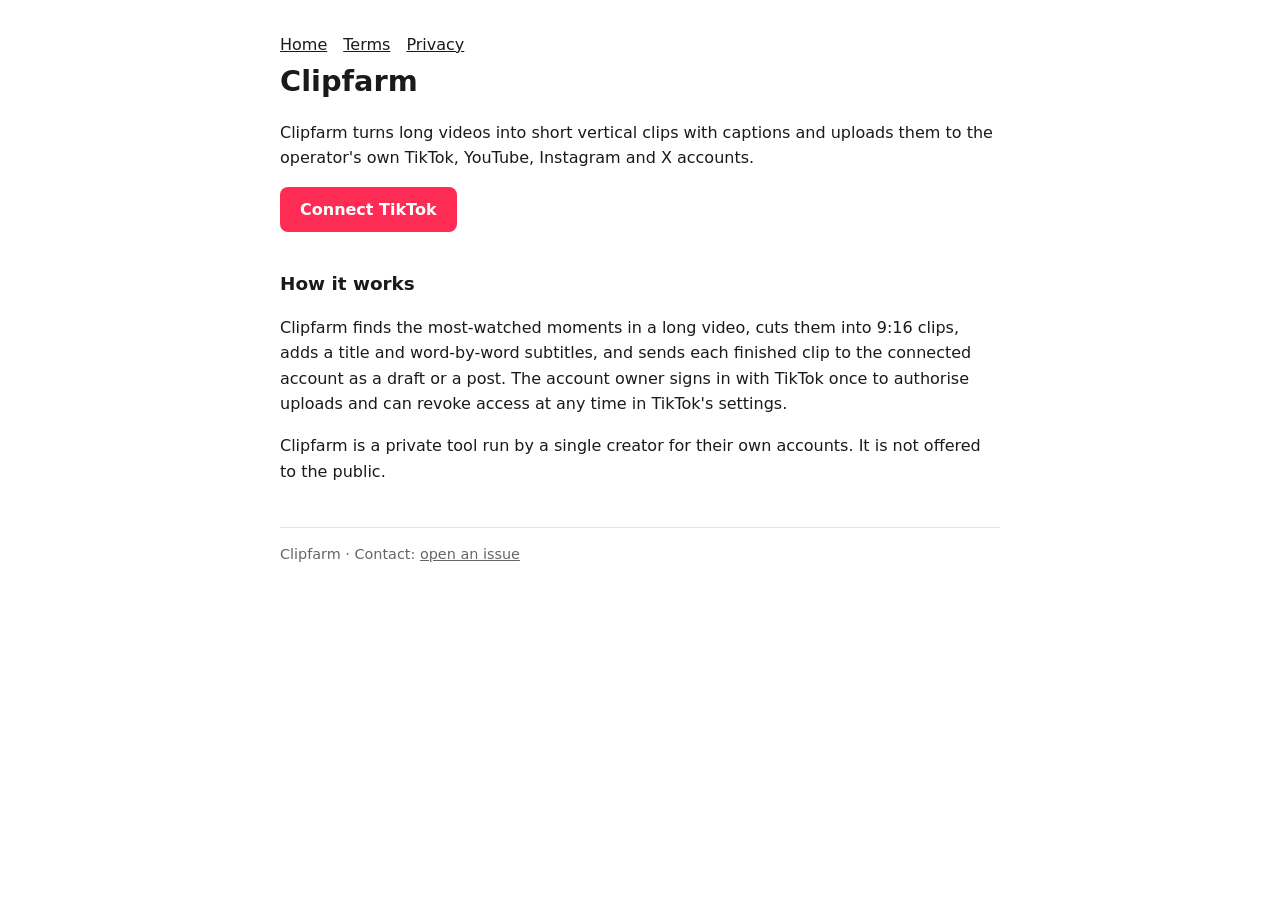
<file: index.html>
<!doctype html><html lang="en"><head><meta charset="utf-8"><meta name="viewport" content="width=device-width,initial-scale=1"><title>Clipfarm</title><link rel="stylesheet" href="style.css"></head><body>
<nav><a href="./">Home</a><a href="terms.html">Terms</a><a href="privacy.html">Privacy</a></nav>
<h1>Clipfarm</h1>
<p>Clipfarm turns long videos into short vertical clips with captions and uploads them to the operator's own TikTok, YouTube, Instagram and X accounts.</p>
<p><a class="btn" href="https://www.tiktok.com/v2/auth/authorize/?client_key=sbawojaho5rhy6ghtp&amp;scope=user.info.basic%2Cvideo.upload&amp;response_type=code&amp;redirect_uri=https%3A%2F%2Fbern-code.github.io%2Fclipfarm-site%2Fcallback.html&amp;state=clipfarm">Connect TikTok</a></p>
<h2>How it works</h2>
<p>Clipfarm finds the most-watched moments in a long video, cuts them into 9:16 clips, adds a title and word-by-word subtitles, and sends each finished clip to the connected account as a draft or a post. The account owner signs in with TikTok once to authorise uploads and can revoke access at any time in TikTok's settings.</p>
<p>Clipfarm is a private tool run by a single creator for their own accounts. It is not offered to the public.</p>
<footer>Clipfarm · Contact: <a href="https://github.com/Bern-code/clipfarm-site/issues">open an issue</a></footer>
</body></html>
</file>
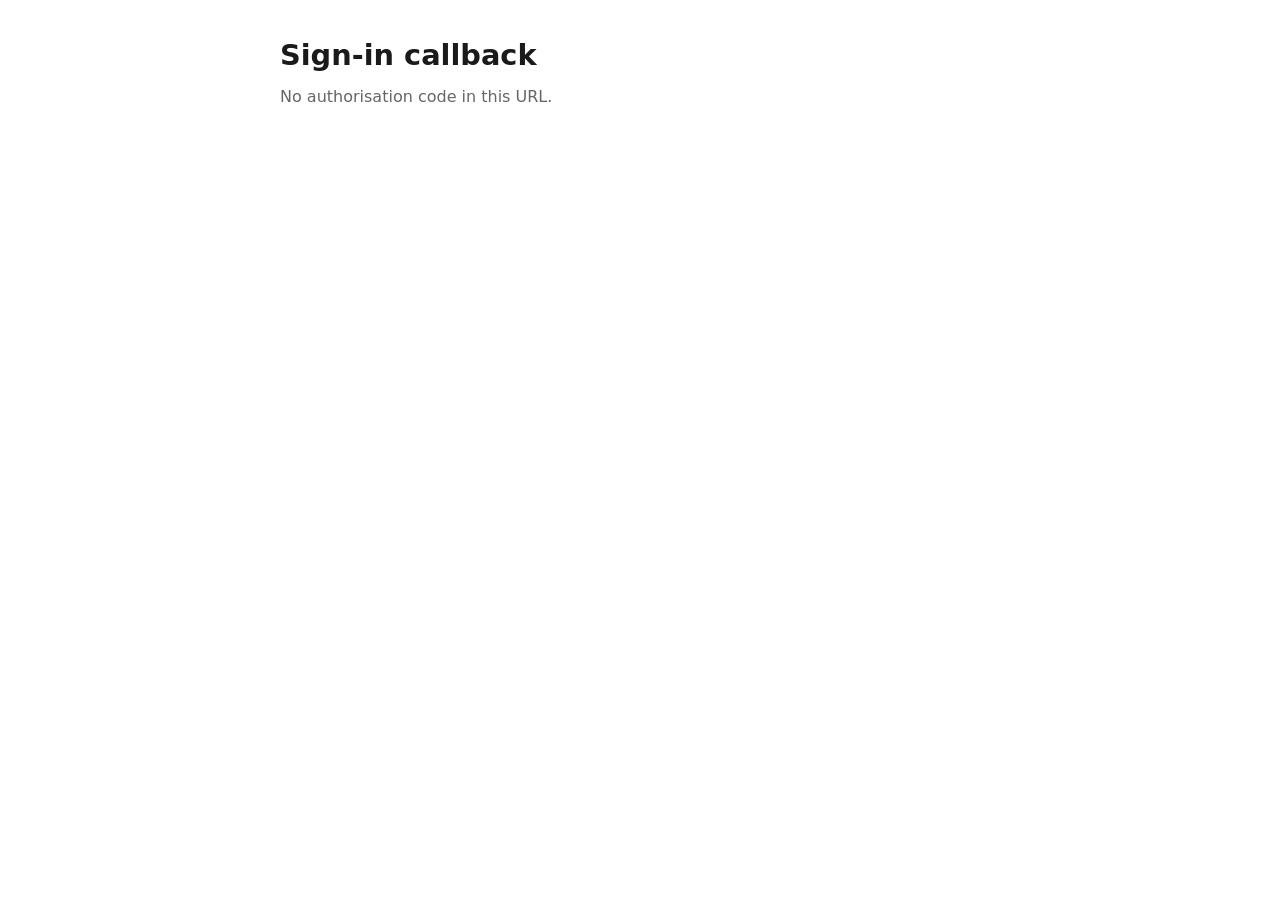
<file: callback.html>
<!doctype html><html lang="en"><head><meta charset="utf-8"><meta name="viewport" content="width=device-width,initial-scale=1"><title>Clipfarm Sign-in</title><link rel="stylesheet" href="style.css"></head><body>
<h1>Sign-in callback</h1>
<div id="out" class="mute">No authorisation code in this URL.</div>
<script>
const p=new URLSearchParams(location.search),o=document.getElementById('out');
if(p.get('code')){o.className='';o.innerHTML='<p>TikTok connected. Copy this code into Clipfarm to finish:</p><p><code id="c"></code></p><button id="b">Copy</button>';
document.getElementById('c').textContent=p.get('code');
document.getElementById('b').onclick=()=>navigator.clipboard.writeText(p.get('code')).then(()=>b.textContent='Copied');}
else if(p.get('error')){o.textContent='Error: '+p.get('error')+' '+(p.get('error_description')||'');}
</script>
</body></html>
</file>
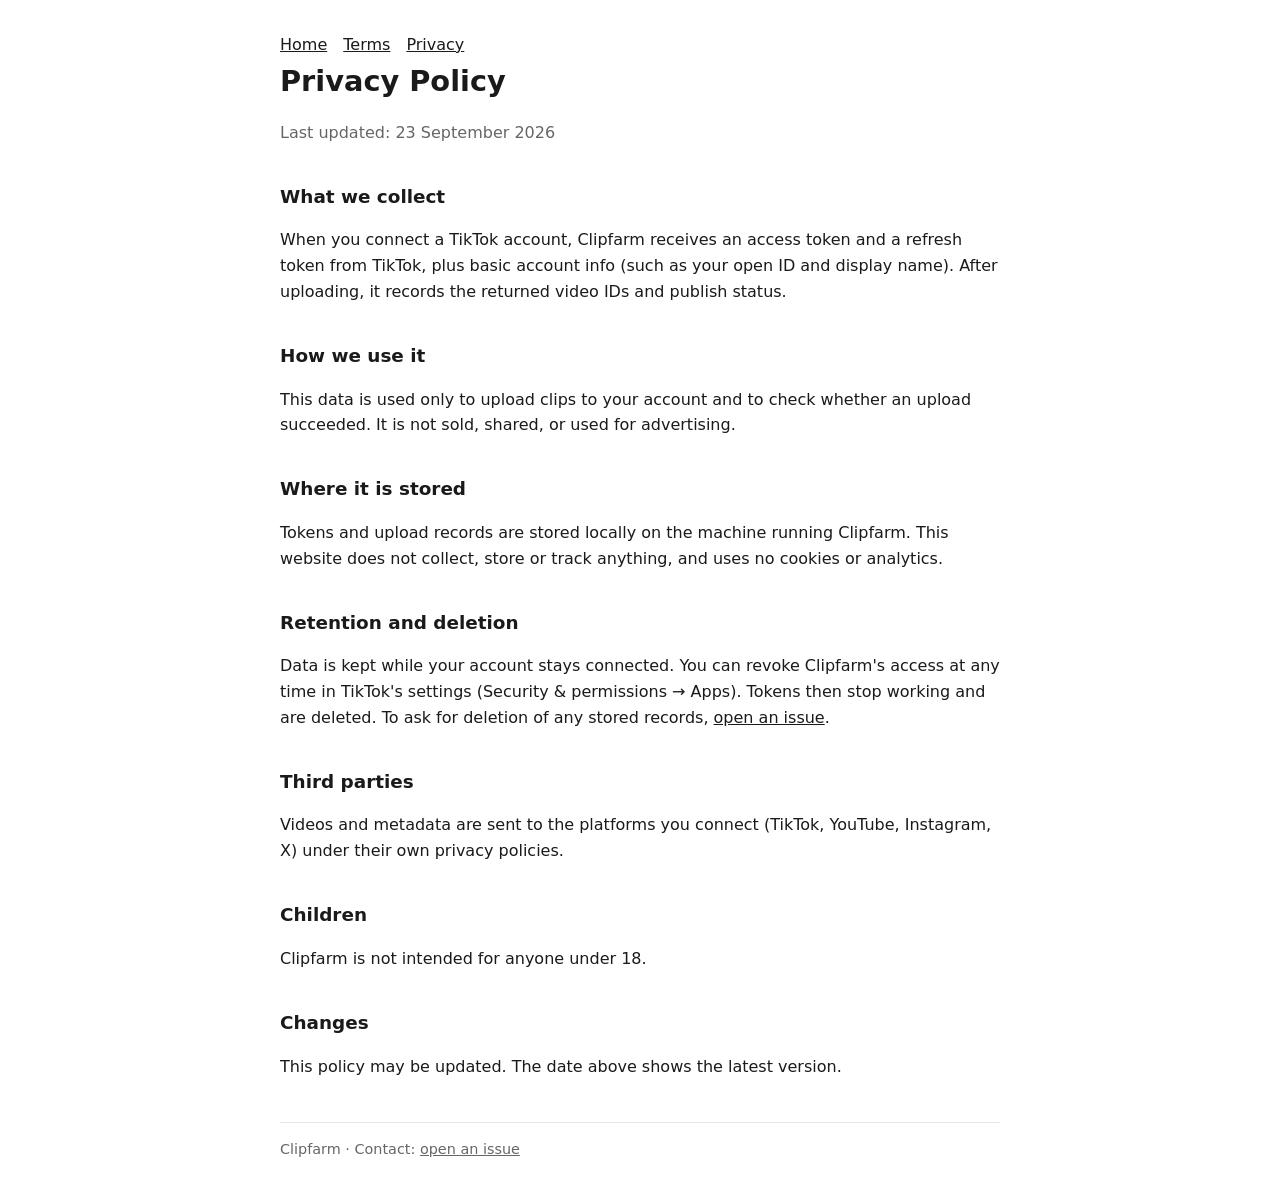
<file: privacy.html>
<!doctype html><html lang="en"><head><meta charset="utf-8"><meta name="viewport" content="width=device-width,initial-scale=1"><title>Clipfarm Privacy</title><link rel="stylesheet" href="style.css"></head><body>
<nav><a href="./">Home</a><a href="terms.html">Terms</a><a href="privacy.html">Privacy</a></nav>
<h1>Privacy Policy</h1><p class="mute">Last updated: 23 September 2026</p>
<h2>What we collect</h2>
<p>When you connect a TikTok account, Clipfarm receives an access token and a refresh token from TikTok, plus basic account info (such as your open ID and display name). After uploading, it records the returned video IDs and publish status.</p>
<h2>How we use it</h2>
<p>This data is used only to upload clips to your account and to check whether an upload succeeded. It is not sold, shared, or used for advertising.</p>
<h2>Where it is stored</h2>
<p>Tokens and upload records are stored locally on the machine running Clipfarm. This website does not collect, store or track anything, and uses no cookies or analytics.</p>
<h2>Retention and deletion</h2>
<p>Data is kept while your account stays connected. You can revoke Clipfarm's access at any time in TikTok's settings (Security &amp; permissions → Apps). Tokens then stop working and are deleted. To ask for deletion of any stored records, <a href="https://github.com/Bern-code/clipfarm-site/issues">open an issue</a>.</p>
<h2>Third parties</h2>
<p>Videos and metadata are sent to the platforms you connect (TikTok, YouTube, Instagram, X) under their own privacy policies.</p>
<h2>Children</h2>
<p>Clipfarm is not intended for anyone under 18.</p>
<h2>Changes</h2>
<p>This policy may be updated. The date above shows the latest version.</p>
<footer>Clipfarm · Contact: <a href="https://github.com/Bern-code/clipfarm-site/issues">open an issue</a></footer>
</body></html>
</file>
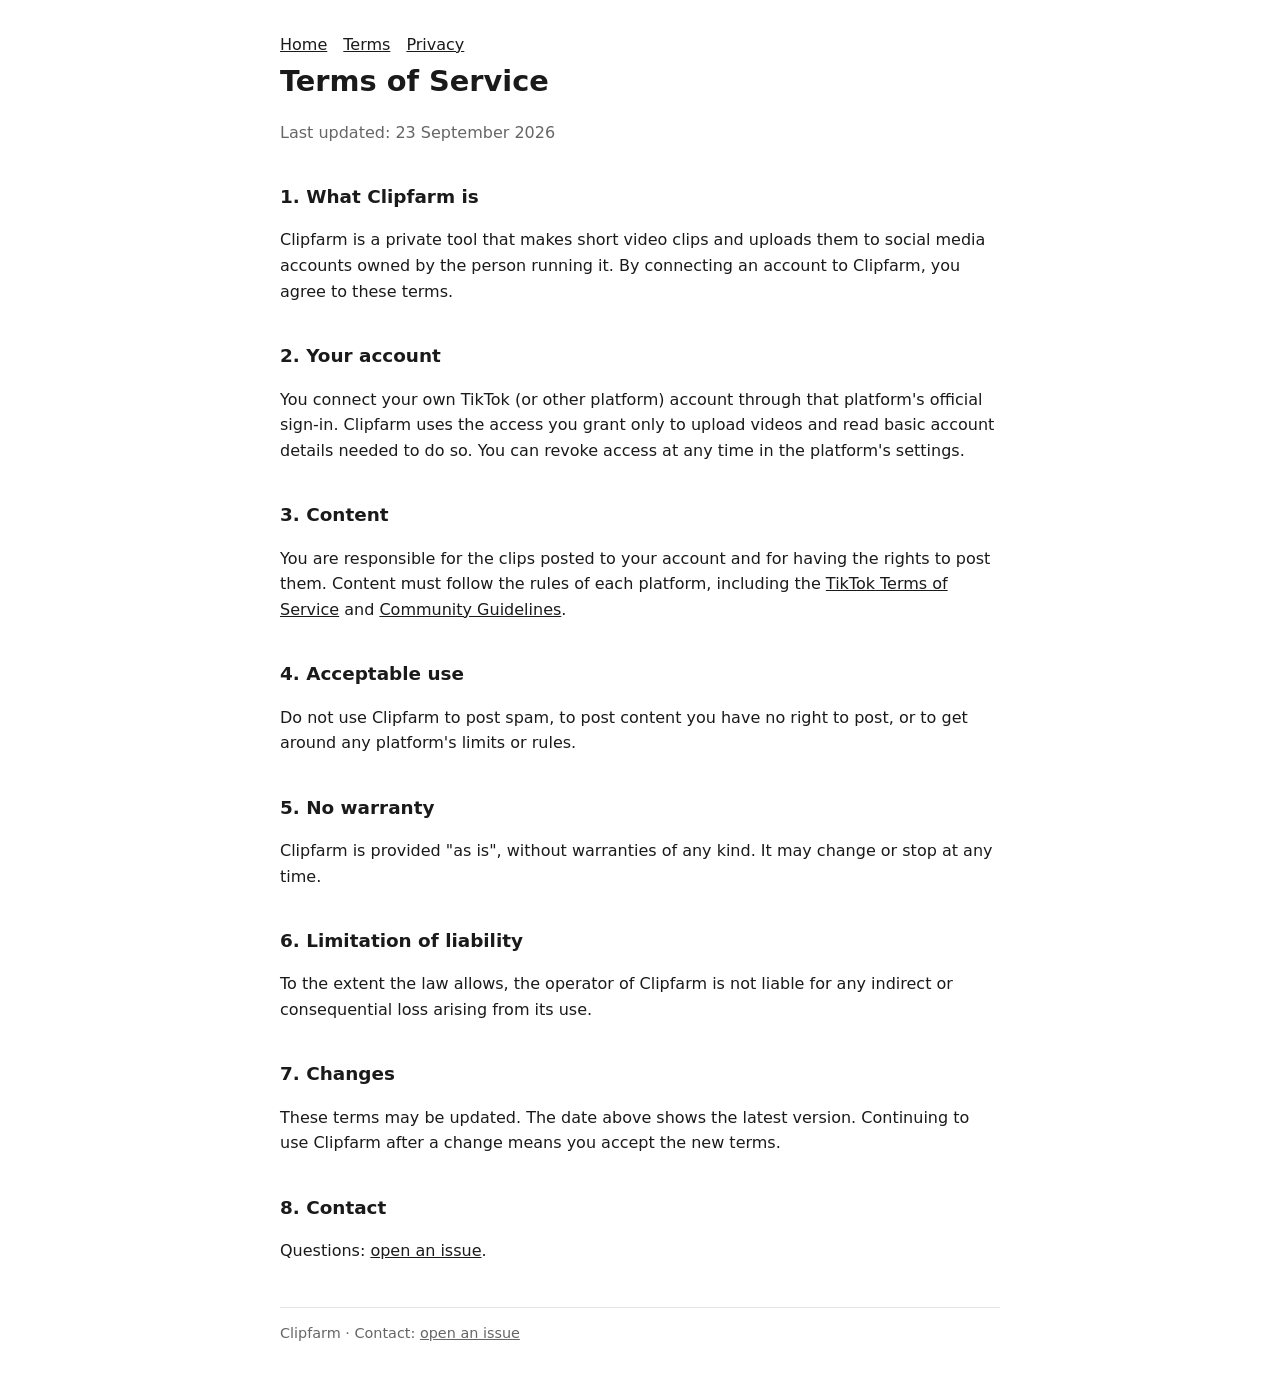
<file: terms.html>
<!doctype html><html lang="en"><head><meta charset="utf-8"><meta name="viewport" content="width=device-width,initial-scale=1"><title>Clipfarm Terms</title><link rel="stylesheet" href="style.css"></head><body>
<nav><a href="./">Home</a><a href="terms.html">Terms</a><a href="privacy.html">Privacy</a></nav>
<h1>Terms of Service</h1><p class="mute">Last updated: 23 September 2026</p>
<h2>1. What Clipfarm is</h2>
<p>Clipfarm is a private tool that makes short video clips and uploads them to social media accounts owned by the person running it. By connecting an account to Clipfarm, you agree to these terms.</p>
<h2>2. Your account</h2>
<p>You connect your own TikTok (or other platform) account through that platform's official sign-in. Clipfarm uses the access you grant only to upload videos and read basic account details needed to do so. You can revoke access at any time in the platform's settings.</p>
<h2>3. Content</h2>
<p>You are responsible for the clips posted to your account and for having the rights to post them. Content must follow the rules of each platform, including the <a href="https://www.tiktok.com/legal/terms-of-service">TikTok Terms of Service</a> and <a href="https://www.tiktok.com/community-guidelines">Community Guidelines</a>.</p>
<h2>4. Acceptable use</h2>
<p>Do not use Clipfarm to post spam, to post content you have no right to post, or to get around any platform's limits or rules.</p>
<h2>5. No warranty</h2>
<p>Clipfarm is provided "as is", without warranties of any kind. It may change or stop at any time.</p>
<h2>6. Limitation of liability</h2>
<p>To the extent the law allows, the operator of Clipfarm is not liable for any indirect or consequential loss arising from its use.</p>
<h2>7. Changes</h2>
<p>These terms may be updated. The date above shows the latest version. Continuing to use Clipfarm after a change means you accept the new terms.</p>
<h2>8. Contact</h2>
<p>Questions: <a href="https://github.com/Bern-code/clipfarm-site/issues">open an issue</a>.</p>
<footer>Clipfarm · Contact: <a href="https://github.com/Bern-code/clipfarm-site/issues">open an issue</a></footer>
</body></html>
</file>
<file: style.css>
:root{--bg:#fff;--fg:#1a1a1a;--mute:#666;--line:#e5e5e5}
@media (prefers-color-scheme:dark){:root{--bg:#111;--fg:#eee;--mute:#999;--line:#333}}
body{background:var(--bg);color:var(--fg);font:16px/1.6 system-ui,sans-serif;max-width:720px;margin:0 auto;padding:32px 16px}
h1{font-size:1.8rem;margin:0 0 .2em}h2{font-size:1.15rem;margin-top:2em}
.mute{color:var(--mute)}nav a{margin-right:1em}a{color:inherit}
footer{margin-top:3em;padding-top:1em;border-top:1px solid var(--line);font-size:.9rem;color:var(--mute)}
code{word-break:break-all;background:var(--line);padding:2px 6px;border-radius:4px}
.btn{display:inline-block;background:#fe2c55;color:#fff;text-decoration:none;padding:10px 20px;border-radius:8px;font-weight:600}
</file>
